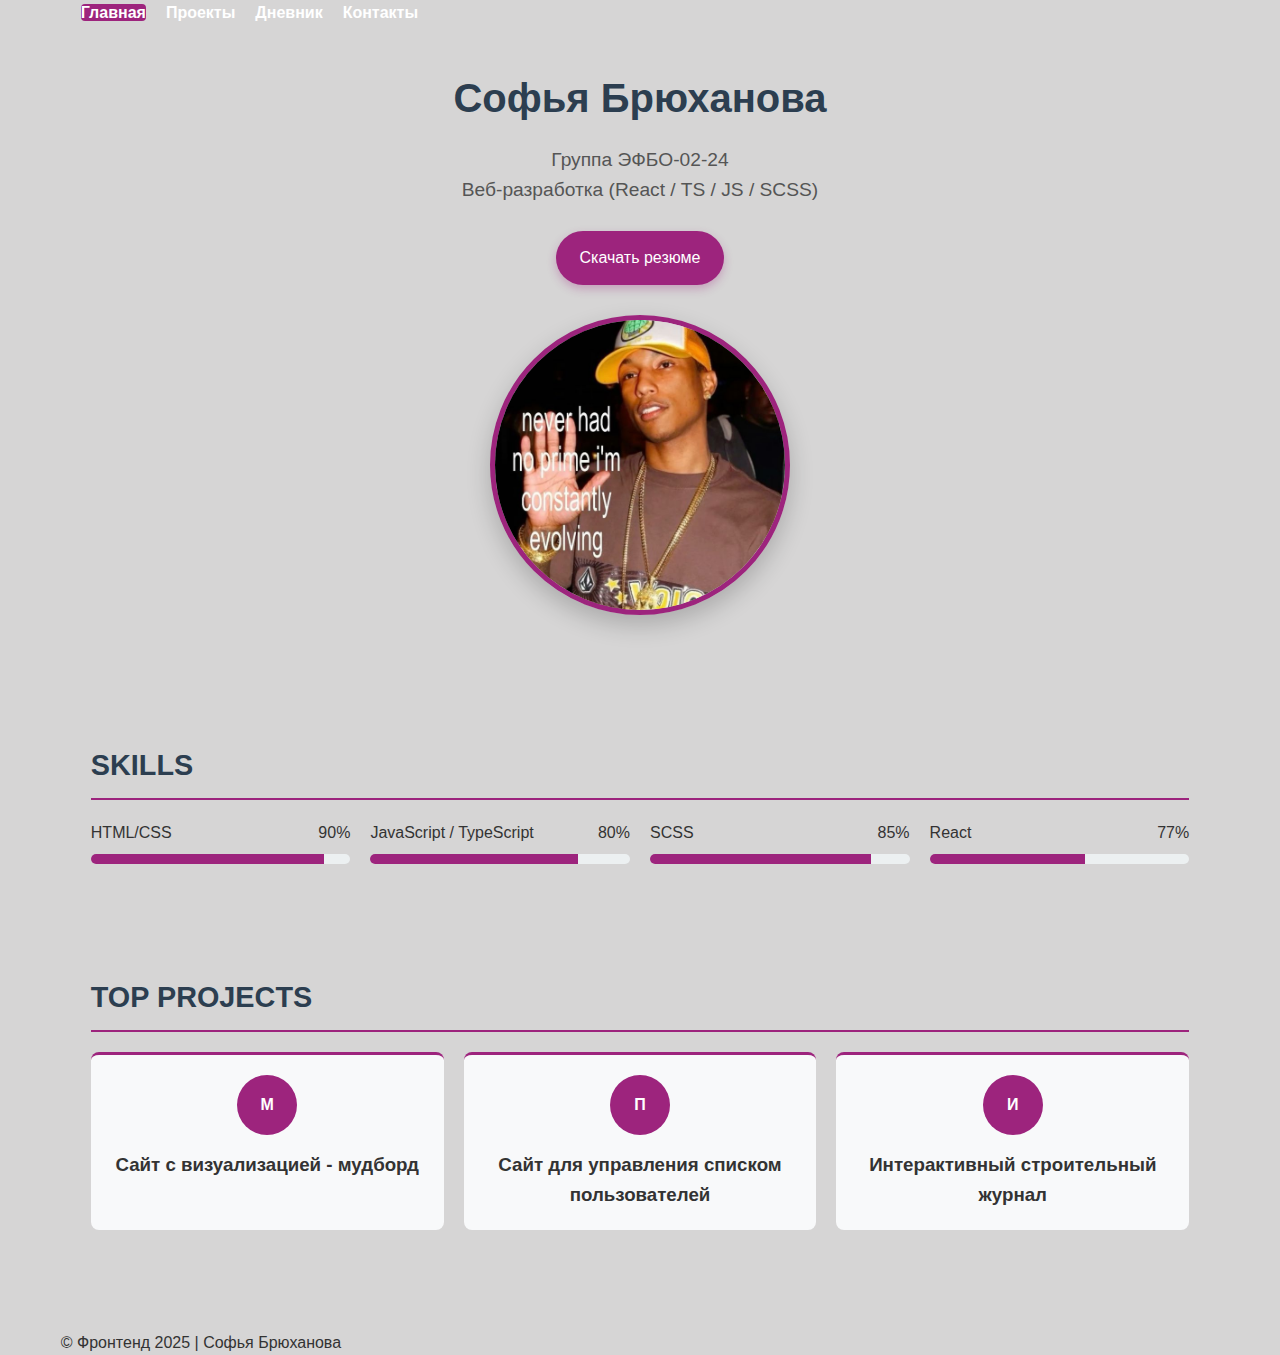
<file: index.html>
<!DOCTYPE html>
<html lang="ru">
<head>
    <meta charset="UTF-8">
    <meta name="viewport" content="width=device-width, initial-scale=1.0">
    <title>Главная - Софья Брюханова</title>
    <link rel="stylesheet" href="./styles/style.css">
</head>
<body>
    <header class="modern-header">
        <div class="container">
            <div class="header-content">
                <nav>
                    <ul>
                        <li><a href="index.html" class="nav-link active">Главная</a></li>
                        <li><a href="./pages/projects.html" class="nav-link">Проекты</a></li>
                        <li><a href="./pages/diary.html" class="nav-link">Дневник</a></li>
                        <li><a href="./pages/contacts.html" class="nav-link">Контакты</a></li>
                    </ul>
                </nav>
            </div>
        </div>
    </header>

    <div class="main-content">
        <div class="container">
            <section class="hero">
                <div class="hero-text">
                    <h1>Софья Брюханова</h1>
                    <p>Группа ЭФБО-02-24<br>Веб-разработка (React / TS / JS / SCSS)</p>
                    <a href="../assets/resume.pdf" class="btn" download>Скачать резюме</a>
                </div>
                <div class="hero-image">
                    <img src="./images/goods1.jpeg" class="profile-img">
                </div>
            </section>

            <div class="skills-projects-container">
                <section class="skills-section">
                    <h2 class="section-title">SKILLS</h2>
                    <div class="skills-container">
                        <div class="skill-item">
                            <div class="skill-name">
                                <span>HTML/CSS</span>
                                <span>90%</span>
                            </div>
                            <div class="skill-bar">
                                <div class="skill-level" style="width: 90%;"></div>
                            </div>
                        </div>
                        <div class="skill-item">
                            <div class="skill-name">
                                <span>JavaScript / TypeScript</span>
                                <span>80%</span>
                            </div>
                            <div class="skill-bar">
                                <div class="skill-level" style="width: 80%;"></div>
                            </div>
                        </div>
                        <div class="skill-item">
                            <div class="skill-name">
                                <span>SCSS</span>
                                <span>85%</span>
                            </div>
                            <div class="skill-bar">
                                <div class="skill-level" style="width: 85%;"></div>
                            </div>
                        </div>
                        <div class="skill-item">
                            <div class="skill-name">
                                <span>React</span>
                                <span>77%</span>
                            </div>
                            <div class="skill-bar">
                                <div class="skill-level" style="width: 60%;"></div>
                            </div>
                        </div>
                    </div>
                </section>

                <section class="projects-section">
                    <h2 class="section-title">TOP PROJECTS</h2>
                    <div class="projects-grid">
                        <div class="project-card">
                            <div class="project-icon">M</div>
                            <h3>Сайт с визуализацией - мудборд</h3>
                        </div>
                        <div class="project-card">
                            <div class="project-icon">П</div>
                            <h3>Сайт для управления списком пользователей</h3>
                        </div>
                        <div class="project-card">
                            <div class="project-icon">И</div>
                            <h3>Интерактивный строительный журнал</h3>
                        </div>
                    </div>
                </section>
            </div>
        </div>
    </div>

    <footer>
        <div class="container">
            <p>© Фронтенд 2025 | Софья Брюханова</p>
        </div>
    </footer>

    <script src="../scripts/script.js"></script>
</body>
</html>
</file>
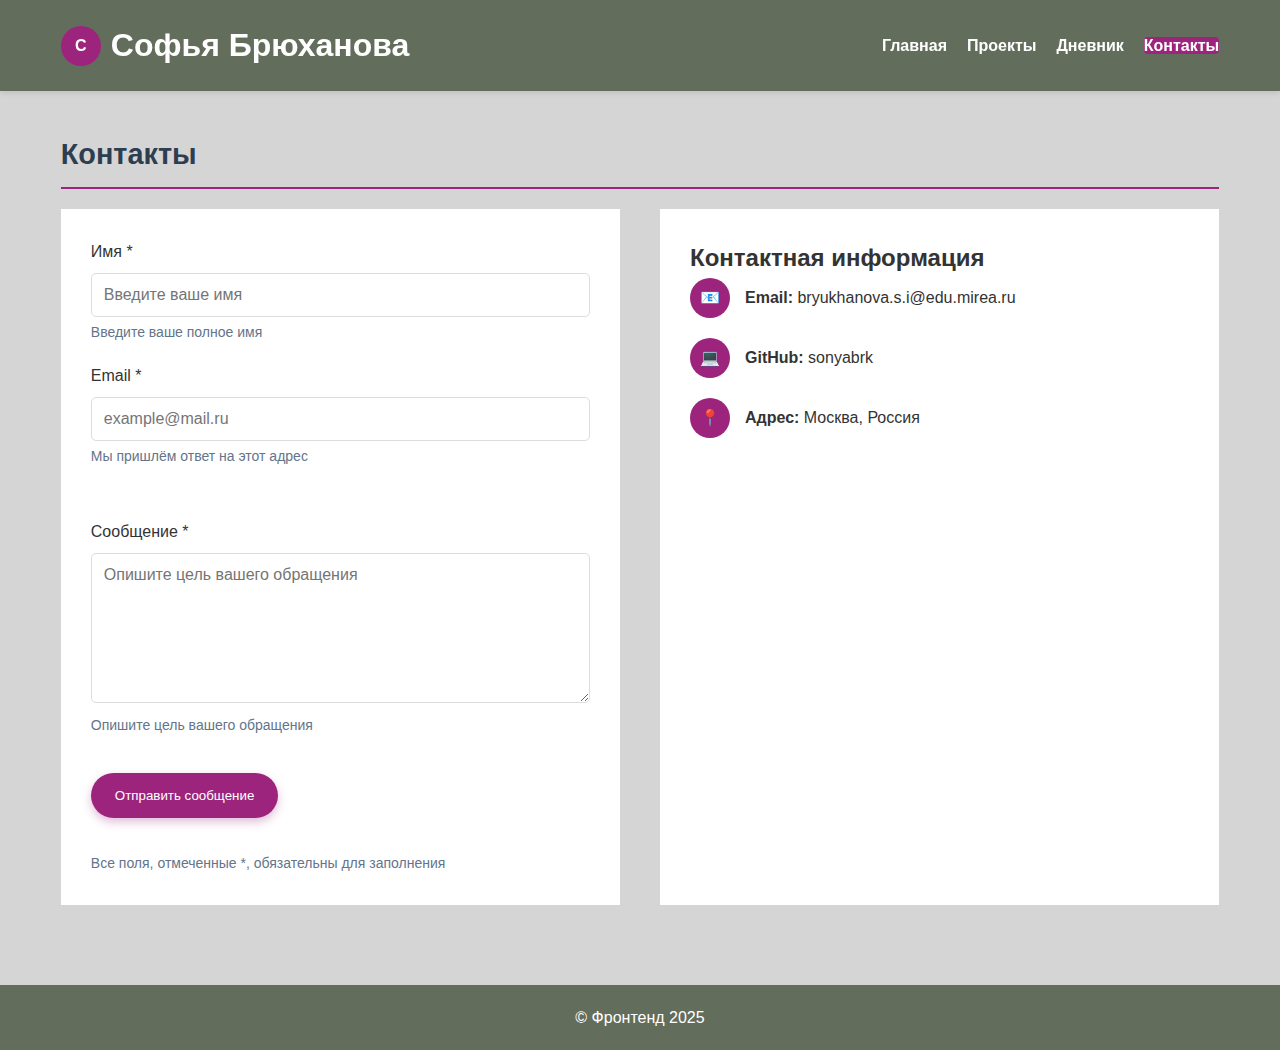
<file: pages/contacts.html>
<!DOCTYPE html>
<html lang="ru">
<head>
    <meta charset="UTF-8">
    <meta name="viewport" content="width=device-width, initial-scale=1, viewport-fit=cover">
    <title>Контакты - Софья Брюханова</title>
    <link rel="stylesheet" href="../styles/style.css">
</head>
<body>
    <a class="skip-link" href="#main">Перейти к основному содержимому</a>
    
    <header class="nav" role="banner">
        <div class="container">
            <div class="header-content">
                <div class="logo">
                    <div class="logo-icon" aria-hidden="true">С</div>
                    <h1>Софья Брюханова</h1>
                </div>
                <nav aria-label="Основная навигация">
                    <ul role="menubar">
                        <li role="none">
                            <a href="../index.html" class="nav-link" role="menuitem">Главная</a>
                        </li>
                        <li role="none">
                            <a href="projects.html" class="nav-link" role="menuitem">Проекты</a>
                        </li>
                        <li role="none">
                            <a href="diary.html" class="nav-link" role="menuitem">Дневник</a>
                        </li>
                        <li role="none">
                            <a href="contacts.html" class="nav-link active" role="menuitem" aria-current="page">Контакты</a>
                        </li>
                    </ul>
                </nav>
            </div>
        </div>
    </header>

    <main id="main" class="main-content" role="main">
        <div class="container">
            <h1 class="section-title">Контакты</h1>
            
            <div class="contact-container">
                <section class="contact-form" aria-labelledby="contact-form-title">
                    <h2 id="contact-form-title" class="visually-hidden">Форма обратной связи</h2>
                    
                    <form id="contactForm" novalidate aria-labelledby="contact-form-title" role="form">
                        <fieldset>
                            <legend class="visually-hidden">Персональная информация</legend>
                            
                            <div class="form-group">
                                <label for="name">
                                    Имя 
                                    <span class="required-indicator" aria-hidden="true">*</span>
                                    <span class="visually-hidden">обязательное поле</span>
                                </label>
                                <input type="text" 
                                       id="name" 
                                       name="name" 
                                       class="form-control" 
                                       required
                                       aria-required="true"
                                       aria-invalid="false"
                                       aria-describedby="name-hint"
                                       placeholder="Введите ваше имя"
                                       autocomplete="name">
                                <small id="name-hint" class="form-hint">Введите ваше полное имя</small>
                                <span id="name-error" class="error-message" role="alert" aria-live="assertive"></span>
                            </div>
                            
                            <div class="form-group">
                                <label for="email">
                                    Email 
                                    <span class="required-indicator" aria-hidden="true">*</span>
                                    <span class="visually-hidden">обязательное поле</span>
                                </label>
                                <input type="email" 
                                       id="email" 
                                       name="email" 
                                       class="form-control" 
                                       required
                                       aria-required="true"
                                       aria-invalid="false"
                                       aria-describedby="email-hint"
                                       placeholder="example@mail.ru"
                                       autocomplete="email">
                                <small id="email-hint" class="form-hint">Мы пришлём ответ на этот адрес</small>
                                <span id="email-error" class="error-message" role="alert" aria-live="assertive"></span>
                            </div>
                        </fieldset>

                        <fieldset>
                            <legend class="visually-hidden">Сообщение</legend>
                            
                            <div class="form-group">
                                <label for="message">
                                    Сообщение 
                                    <span class="required-indicator" aria-hidden="true">*</span>
                                    <span class="visually-hidden">обязательное поле</span>
                                </label>
                                <textarea id="message" 
                                          name="message" 
                                          class="form-control" 
                                          required
                                          aria-required="true"
                                          aria-invalid="false"
                                          aria-describedby="message-hint"
                                          placeholder="Опишите цель вашего обращения"
                                          rows="6"></textarea>
                                <small id="message-hint" class="form-hint">Опишите цель вашего обращения</small>
                                <span id="message-error" class="error-message" role="alert" aria-live="assertive"></span>
                            </div>
                        </fieldset>
                        
                        <div class="form-actions">
                            <button type="submit" class="btn" aria-describedby="submit-hint">
                                Отправить сообщение
                            </button>
                            <small id="submit-hint" class="form-hint">
                                Все поля, отмеченные *, обязательны для заполнения
                            </small>
                        </div>
                    </form>
                </section>
                
                <section class="contact-info" aria-labelledby="contact-info-title">
                    <h2 id="contact-info-title">Контактная информация</h2>
                    
                    <div class="contact-item">
                        <div class="contact-icon" aria-hidden="true">📧</div>
                        <div>
                            <strong>Email:</strong>
                            <a href="mailto:bryukhanova.s.i@edu.mirea.ru" class="contact-link">
                                bryukhanova.s.i@edu.mirea.ru
                            </a>
                        </div>
                    </div>
                    
                    <div class="contact-item">
                        <div class="contact-icon" aria-hidden="true">💻</div>
                        <div>
                            <strong>GitHub:</strong>
                            <a href="https://github.com/sonyabrk" class="contact-link" target="_blank" rel="noopener noreferrer">
                                sonyabrk
                            </a>
                        </div>
                    </div>
                    
                    <div class="contact-item">
                        <div class="contact-icon" aria-hidden="true">📍</div>
                        <div>
                            <strong>Адрес:</strong>
                            <span>Москва, Россия</span>
                        </div>
                    </div>
                </section>
            </div>

            <div id="form-status" 
                 aria-live="polite" 
                 aria-atomic="true" 
                 class="visually-hidden"
                 role="status">
            </div>
        </div>
    </main>

    <footer class="footer" role="contentinfo">
        <div class="container">
            <p>© Фронтенд 2025</p>
        </div>
    </footer>

    <script src="../scripts/script.js"></script>
</body>
</html>
</file>
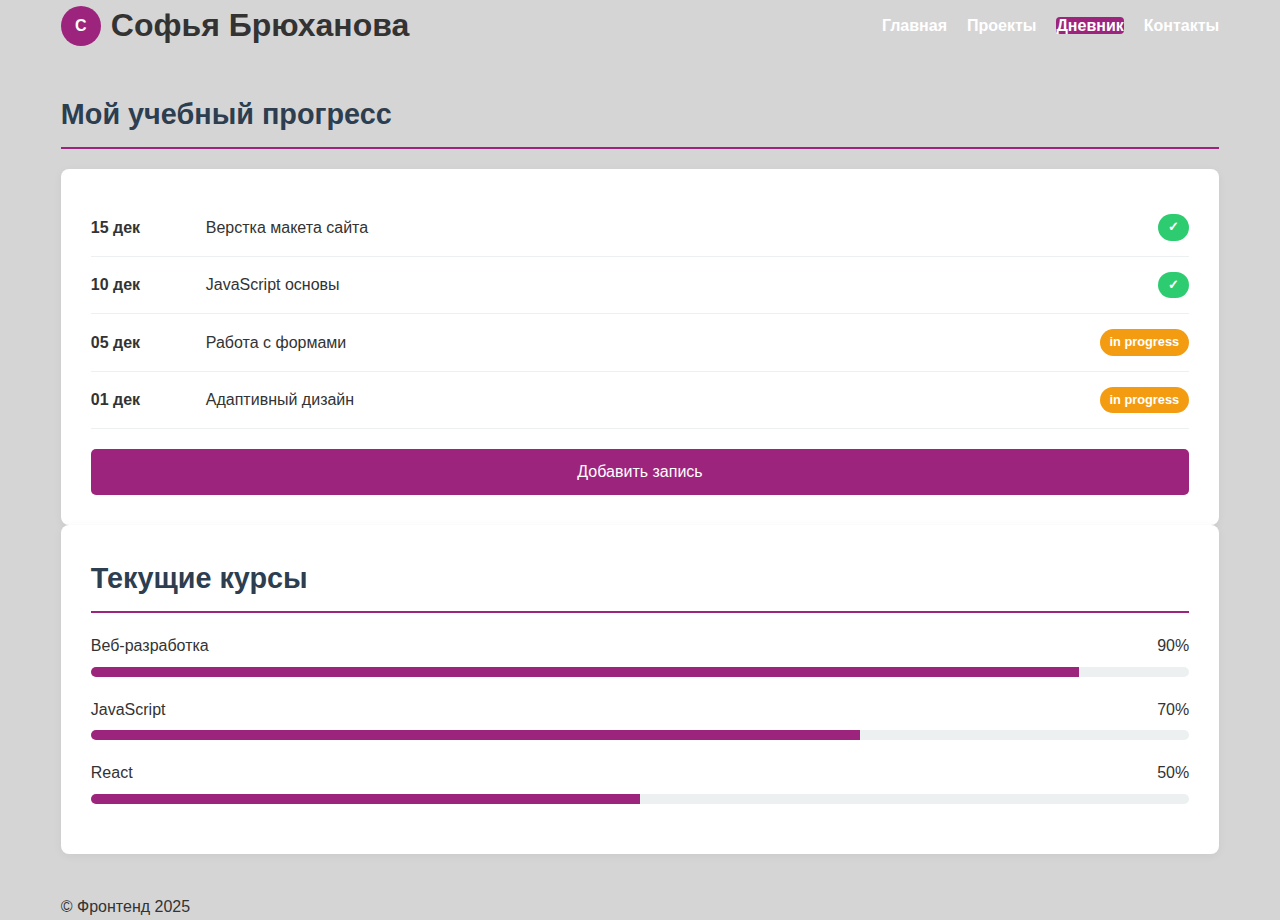
<file: pages/diary.html>
<!DOCTYPE html>
<html lang="ru">
<head>
    <meta charset="UTF-8">
    <meta name="viewport" content="width=device-width, initial-scale=1.0">
    <title>Дневник - Личный сайт студента</title>
    <link rel="stylesheet" href="../styles/style.css">
</head>
<body>
    <header>
        <div class="container">
            <div class="header-content">
                <div class="logo">
                    <div class="logo-icon">С</div>
                    <h1>Софья Брюханова</h1>
                </div>
                <nav>
                    <ul>
                        <li><a href="../index.html" class="nav-link">Главная</a></li>
                        <li><a href="projects.html" class="nav-link">Проекты</a></li>
                        <li><a href="diary.html" class="nav-link active">Дневник</a></li>
                        <li><a href="contacts.html" class="nav-link">Контакты</a></li>
                    </ul>
                </nav>
            </div>
        </div>
    </header>

    <div class="main-content">
        <div class="container">
            <h2 class="section-title">Мой учебный прогресс</h2>
            
            <div class="diary-container">
                <div class="diary-entries">
                    <div class="diary-item">
                        <div class="diary-date">15 дек</div>
                        <div class="diary-task">Верстка макета сайта</div>
                        <div class="status status-completed">✓</div>
                    </div>
                    <div class="diary-item">
                        <div class="diary-date">10 дек</div>
                        <div class="diary-task">JavaScript основы</div>
                        <div class="status status-completed">✓</div>
                    </div>
                    <div class="diary-item">
                        <div class="diary-date">05 дек</div>
                        <div class="diary-task">Работа с формами</div>
                        <div class="status status-inprogress">in progress</div>
                    </div>
                    <div class="diary-item">
                        <div class="diary-date">01 дек</div>
                        <div class="diary-task">Адаптивный дизайн</div>
                        <div class="status status-inprogress">in progress</div>
                    </div>
                    
                    <button class="add-entry-btn">Добавить запись</button>
                </div>
                
                <div class="courses-section">
                    <h3 class="section-title">Текущие курсы</h3>
                    
                    <div class="course-item">
                        <div class="course-name">
                            <span>Веб-разработка</span>
                            <span>90%</span>
                        </div>
                        <div class="course-bar">
                            <div class="course-progress" style="width: 90%;"></div>
                        </div>
                    </div>
                    
                    <div class="course-item">
                        <div class="course-name">
                            <span>JavaScript</span>
                            <span>70%</span>
                        </div>
                        <div class="course-bar">
                            <div class="course-progress" style="width: 70%;"></div>
                        </div>
                    </div>
                    
                    <div class="course-item">
                        <div class="course-name">
                            <span>React</span>
                            <span>50%</span>
                        </div>
                        <div class="course-bar">
                            <div class="course-progress" style="width: 50%;"></div>
                        </div>
                    </div>
                </div>
            </div>
        </div>
    </div>

    <footer>
        <div class="container">
            <p>© Фронтенд 2025</p>
        </div>
    </footer>

    <script src="../scripts/script.js"></script>
</body>
</html>
</file>
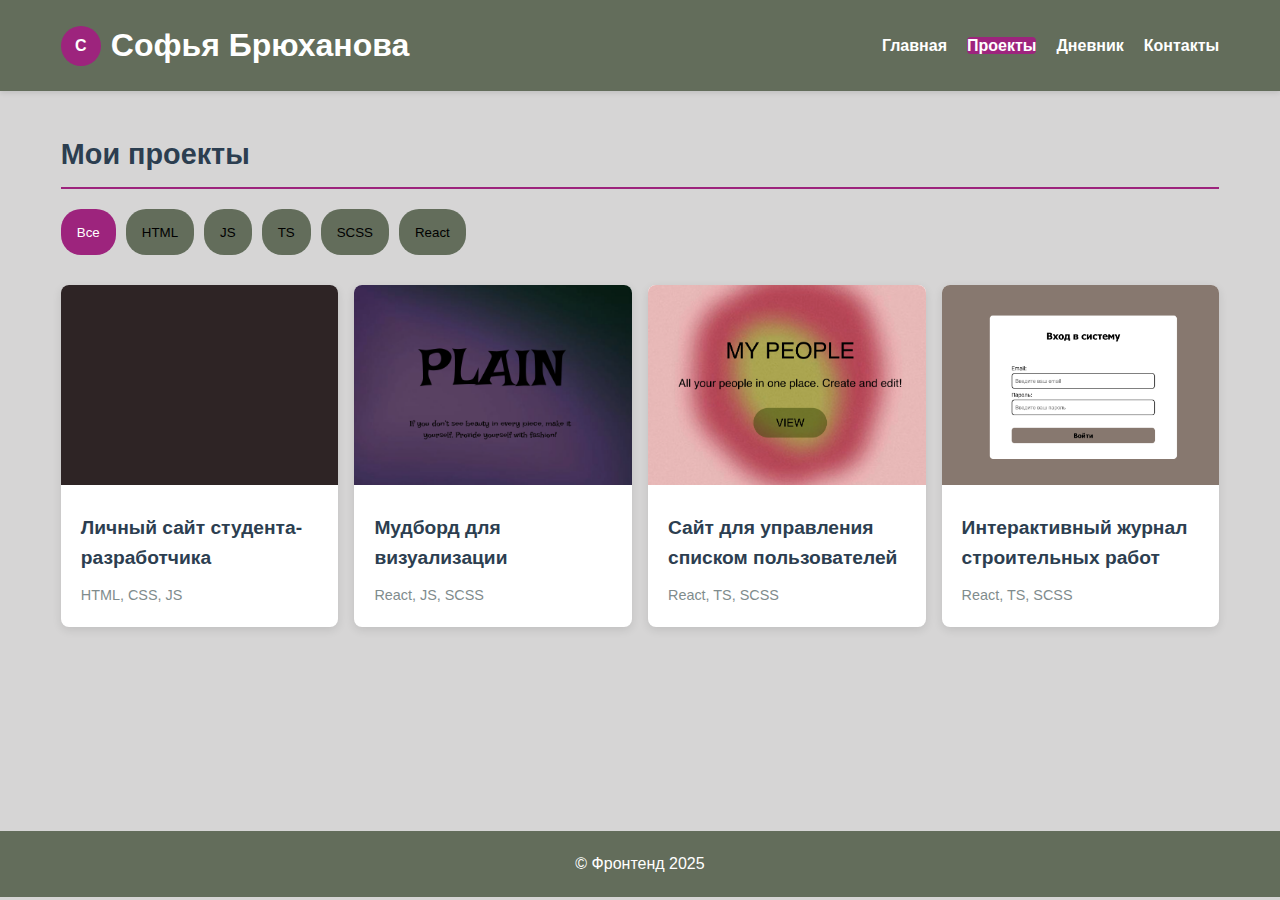
<file: pages/projects.html>
<!DOCTYPE html>
<html lang="ru">
<head>
    <meta charset="UTF-8">
    <meta name="viewport" content="width=device-width, initial-scale=1, viewport-fit=cover">
    <title>Проекты - Личный сайт студента</title>
    <link rel="stylesheet" href="../styles/style.css">
</head>
<body>
    <a class="skip-link" href="#main">Перейти к основному содержимому</a>
    
    <header class="nav">
        <div class="container">
            <div class="header-content">
                <div class="logo">
                    <div class="logo-icon">С</div>
                    <h1>Софья Брюханова</h1>
                </div>
                <nav aria-label="Основная навигация">
                    <ul>
                        <li><a href="../index.html" class="nav-link">Главная</a></li>
                        <li><a href="projects.html" class="nav-link active">Проекты</a></li>
                        <li><a href="diary.html" class="nav-link">Дневник</a></li>
                        <li><a href="contacts.html" class="nav-link">Контакты</a></li>
                    </ul>
                </nav>
            </div>
        </div>
    </header>

    <main id="main" class="main-content">
        <div class="container">
            <h1 class="section-title">Мои проекты</h1>
            
            <div class="filters">
                <button class="filter-btn active">Все</button>
                <button class="filter-btn">HTML</button>
                <button class="filter-btn">JS</button>
                <button class="filter-btn">TS</button>
                <button class="filter-btn">SCSS</button>
                <button class="filter-btn">React</button>
            </div>

            <div class="projects-area">
                <div class="projects-container">
                    <div class="project-item" data-tech="html css javascript">
                        <div class="project-img-container">
                            <img src="../images/11.jpeg" 
                                 class="project-img"
                                 width="300" height="200"
                                 alt="Личный сайт студента-разработчика"
                                 loading="lazy">
                        </div>
                        <div class="project-info">
                            <h2 class="project-title">Личный сайт студента-разработчика</h2>
                            <p class="project-tech">HTML, CSS, JS</p>
                        </div>
                    </div>
                    
                    <div class="project-item" data-tech="react javascript scss">
                        <div class="project-img-container">
                            <img src="../images/2.png" 
                                 class="project-img"
                                 width="300" height="200"
                                 alt="Мудборд для визуализации"
                                 loading="lazy">
                        </div>
                        <div class="project-info">
                            <h2 class="project-title">Мудборд для визуализации</h2>
                            <p class="project-tech">React, JS, SCSS</p>
                        </div>
                    </div>
                    
                    <div class="project-item" data-tech="react typescript scss">
                        <div class="project-img-container">
                            <img src="../images/1.png" 
                                 class="project-img"
                                 width="300" height="200"
                                 alt="Сайт для управления списком пользователей"
                                 loading="lazy">
                        </div>
                        <div class="project-info">
                            <h2 class="project-title">Сайт для управления списком пользователей</h2>
                            <p class="project-tech">React, TS, SCSS</p>
                        </div>
                    </div>
                    
                    <div class="project-item" data-tech="react typescript scss">
                        <div class="project-img-container">
                            <img src="../images/3.png" 
                                 class="project-img"
                                 width="300" height="200"
                                 alt="Интерактивный журнал строительных работ"
                                 loading="lazy">
                        </div>
                        <div class="project-info">
                            <h2 class="project-title">Интерактивный журнал строительных работ</h2>
                            <p class="project-tech">React, TS, SCSS</p>
                        </div>
                    </div>
                </div>
            </div>
        </div>
    </main>

    <footer class="footer">
        <div class="container">
            <p>© Фронтенд 2025</p>
        </div>
    </footer>

    <script src="../scripts/script.js"></script>
</body>
</html>
</file>
<file: styles/style.css>
:root { 
    color-scheme: light dark; 
    --space-md: 1rem;
    --space-lg: 1.5rem;
    --space-2xl: 3rem;
}

* {
    margin: 0;
    padding: 0;
    box-sizing: border-box;
    font-family: 'Segoe UI', Tahoma, Geneva, Verdana, sans-serif;
}

html, body { 
    height: 100%; 
}

body {
    background-color: #d6d5d5;
    color: #333;
    line-height: 1.6;
    margin: 0;
    font: 16px/1.6 system-ui, -apple-system, "Segoe UI", Roboto, Arial, sans-serif;
}

.page {
    min-height: 100vh;
    min-height: 100svh;
    min-height: 100dvh;
    display: flex;
    flex-direction: column;
}

main { 
    flex: 1; 
}

/* Skip link */
.skip-link{
    position: absolute;
    left: 1rem;
    top: -100%;
    z-index: 10000;
    padding: .5rem .75rem;
    background: #111;
    color: #fff;
    border-radius: .5rem;
    text-decoration: none;
}

.skip-link:focus,
.skip-link:focus-visible { 
    top: 1rem; 
}

:focus-visible { 
    outline: 3px solid #9d247d; 
    outline-offset: 2px; 
}

a, button, input, textarea { 
    outline-offset: 2px; 
}

.container {
    max-width: 1200px;
    margin: 0 auto;
    padding-inline: clamp(.75rem, .5rem + 1vw, 2rem);
}

/* Sticky header */
header.nav {
    position: sticky;
    top: 0;
    background-color: #54604ce2;
    color: white;
    padding-block-start: calc(20px + env(safe-area-inset-top));
    padding-block-end: 20px;
    padding-inline-start: calc(20px + env(safe-area-inset-left));
    padding-inline-end: calc(20px + env(safe-area-inset-right));
    z-index: 100;
    isolation: isolate;
    box-shadow: 0 2px 5px rgba(0,0,0,0.1);
}

.header-content {
    display: flex;
    justify-content: space-between;
    align-items: center;
}

.logo {
    display: flex;
    align-items: center;
}

.logo-icon {
    width: 40px;
    height: 40px;
    background-color: #9d247d;
    border-radius: 50%;
    margin-right: 10px;
    display: flex;
    align-items: center;
    justify-content: center;
    color: white;
    font-weight: bold;
}

nav ul {
    display: flex;
    list-style: none;
}

nav ul li {
    margin-left: 20px;
}

nav ul li a {
    color: white;
    text-decoration: none;
    font-weight: 700;
    transition: color 0.3s;
}

nav ul li a:hover, 
nav ul li a.active {
    color: #85004b;
}

.main-content {
    padding: 40px 0;
    min-height: calc(100vh - 200px);
}

/* Footer with safe areas */
footer.footer {
    background-color: #54604ce2;
    color: white;
    text-align: center;
    padding: 20px 0;
    margin-top: 40px;
    padding-bottom: calc(20px + env(safe-area-inset-bottom));
}

/* Обновленные стили для главной страницы */
.hero {
    display: flex;
    flex-direction: column;
    align-items: center;
    justify-content: center;
    margin-bottom: 60px;
    text-align: center;
}

.hero-image {
    margin-bottom: 30px;
}

.profile-img {
    width: 300px;
    height: 300px;
    border-radius: 50%;
    object-fit: cover;
    border: 5px solid #9d247d;
    box-shadow: 0 10px 25px rgba(0,0,0,0.2);
    aspect-ratio: 1/1;
}

.hero-text {
    max-width: 65ch;
}

.hero h1 {
    font-size: clamp(1.8rem, 1.5rem + 1.5vw, 2.5rem);
    margin-bottom: 15px;
    color: #2c3e50;
}

.hero p {
    font-size: clamp(1rem, 0.9rem + 0.5vw, 1.2rem);
    margin-bottom: 25px;
    color: #555;
}

.btn {
    display: inline-block;
    background-color: #9d247d;
    color: white;
    padding: max(.5rem, calc((44px - 1em)/2)) 1.5rem;
    border-radius: 30px;
    text-decoration: none;
    font-weight: 500;
    transition: all 0.3s;
    border: none;
    cursor: pointer;
    margin-bottom: 30px;
    box-shadow: 0 4px 10px rgba(157, 36, 125, 0.3);
    min-height: 44px;
}

.btn:hover {
    background-color: #85004b;
    transform: translateY(-2px);
    box-shadow: 0 6px 15px rgba(157, 36, 125, 0.4);
}

.skills-section, .projects-section {
    padding: 30px;
    margin-bottom: 30px;
}

.section-title {
    font-size: clamp(1.5rem, 1.3rem + 1vw, 1.8rem);
    margin-bottom: 20px;
    color: #2c3e50;
    border-bottom: 2px solid #9d247d;
    padding-bottom: 10px;
}

.skills-container {
    display: grid;
    grid-template-columns: repeat(auto-fit, minmax(250px, 1fr));
    gap: 20px;
}

.skill-item {
    margin-bottom: 20px;
}

.skill-name {
    display: flex;
    justify-content: space-between;
    margin-bottom: 8px;
}

.skill-bar {
    height: 10px;
    background-color: #ecf0f1;
    border-radius: 5px;
    overflow: hidden;
}

.skill-level {
    height: 100%;
    background-color: #9d247d;
}

.projects-grid {
    display: grid;
    grid-template-columns: repeat(auto-fit, minmax(200px, 1fr));
    gap: 20px;
}

.project-card {
    background-color: #f8f9fa;
    border-radius: 8px;
    padding: 20px;
    text-align: center;
    transition: transform 0.3s;
    cursor: pointer;
    border-top: 3px solid #9d247d;
    min-width: 0;
}

.project-card:hover {
    transform: translateY(-5px);
    box-shadow: 0 5px 15px rgba(0,0,0,0.1);
}

.project-icon {
    width: 60px;
    height: 60px;
    background-color: #9d247d;
    border-radius: 50%;
    margin: 0 auto 15px;
    display: flex;
    align-items: center;
    justify-content: center;
    color: white;
    font-weight: bold;
}

.filters {
    display: flex;
    margin-bottom: 30px;
    flex-wrap: wrap;
    gap: 10px;
}

.filter-btn {
    background-color: #54604ce2;
    border: none;
    padding: max(.5rem, calc((44px - 1em)/2)) 1rem;
    border-radius: 20px;
    cursor: pointer;
    transition: background-color 0.3s;
    min-height: 44px;
}

.filter-btn.active, .filter-btn:hover {
    background-color: #9d247d;
    color: white;
}

.filter-btn:focus {
    outline: 3px solid #9d247d;
    outline-offset: 2px;
    background-color: #9d247d;
    color: white;
}

/* Состояние активной кнопки фильтра */
.filter-btn[aria-pressed="true"] {
    background-color: #9d247d;
    color: white;
}


.projects-area {
    container-type: inline-size;
    container-name: projects;
}

.projects-container {
    display: grid;
    grid-template-columns: 1fr;
    gap: 25px;
}

@container projects (min-width: 640px) {
    .projects-container { 
        grid-template-columns: repeat(2, 1fr); 
    }
}

@container projects (min-width: 960px) {
    .projects-container { 
        grid-template-columns: repeat(3, 1fr); 
    }
}

.project-item {
    background-color: white;
    border-radius: 8px;
    overflow: hidden;
    box-shadow: 0 3px 10px rgba(0,0,0,0.1);
    transition: transform 0.3s, box-shadow 0.3s;
    min-width: 0;
    transition: all 0.3s ease;
}

.project-item:hover {
    transform: translateY(-5px);
    box-shadow: 0 5px 15px rgba(0,0,0,0.2);
}

.project-item:focus-within {
    outline: 3px solid #9d247d;
    outline-offset: 4px;
    transform: translateY(-2px);
    box-shadow: 0 8px 25px rgba(0,0,0,0.15);
}
.project-item.hidden {
    opacity: 0;
    transform: scale(0.8);
    height: 0;
    overflow: hidden;
    margin: 0;
    padding: 0;
    border: none;
}


.project-img-container {
    width: 100%;
    overflow: hidden;
}

.project-img {
    width: 100%;
    height: 180px;
    object-fit: cover;
    aspect-ratio: 16/9;
}

.project-info {
    padding: 20px;
}

.project-title {
    font-size: 1.2rem;
    margin-bottom: 10px;
    color: #2c3e50;
    overflow-wrap: anywhere;
}

.project-tech {
    color: #7f8c8d;
    font-size: 0.9rem;
    overflow-wrap: anywhere;
}

/* Стили для страницы дневника */
.diary-grid {
    display: grid;
    grid-template-columns: 1fr;
    gap: 30px;
}

@media (min-width: 768px) {
    .diary-grid {
        grid-template-columns: 2fr 1fr;
    }
}

.diary-entries, .courses-section {
    background-color: white;
    border-radius: 8px;
    padding: 30px;
    box-shadow: 0 2px 10px rgba(0,0,0,0.05);
}

.diary-items-grid {
    display: grid;
    gap: 15px;
}

.diary-item {
    display: flex;
    align-items: center;
    padding: 15px 0;
    border-bottom: 1px solid #ecf0f1;
    min-width: 0;
}

.diary-date {
    font-weight: bold;
    margin-right: 15px;
    min-width: 100px;
}

.diary-task {
    flex: 1;
    overflow-wrap: anywhere;
}

.status {
    display: inline-block;
    padding: 3px 10px;
    border-radius: 20px;
    font-size: 0.8rem;
    font-weight: bold;
}

.status-completed {
    background-color: #2ecc71;
    color: white;
}

.status-inprogress {
    background-color: #f39c12;
    color: white;
}

.course-item {
    margin-bottom: 20px;
}

.course-name {
    display: flex;
    justify-content: space-between;
    margin-bottom: 8px;
}

.course-bar {
    height: 10px;
    background-color: #ecf0f1;
    border-radius: 5px;
    overflow: hidden;
}

.course-progress {
    height: 100%;
    background-color: #9d247d;
}

.add-entry-btn {
    display: block;
    width: 100%;
    padding: max(.5rem, calc((44px - 1em)/2));
    background-color: #9d247d;
    color: white;
    border: none;
    border-radius: 5px;
    font-size: 1rem;
    cursor: pointer;
    margin-top: 20px;
    transition: background-color 0.3s;
    min-height: 44px;
}

.add-entry-btn:hover {
    background-color: #85004b;
}

/* Стили для страницы контактов */
.contact-container {
    display: grid;
    grid-template-columns: 1fr;
    gap: 40px;
}

@media (min-width: 768px) {
    .contact-container {
        grid-template-columns: 1fr 1fr;
    }
}

.contact-form, .contact-info {
    background-color: white;
    
    padding: 30px;
    
}

.form-group {
    margin-bottom: 20px;
}

.form-group label {
    display: block;
    margin-bottom: 8px;
    font-weight: 500;
}

.form-control {
    width: 100%;
    padding: 12px;
    border: 1px solid #ddd;
    border-radius: 5px;
    font-size: 1rem;
}

textarea.form-control {
    min-height: 150px;
    resize: vertical;
}

.form-hint {
    display: block;
    margin-top: .25rem;
    font-size: .875rem;
    color: #64748b;
}

.error-message {
    display: block;
    margin-top: 0.25rem;
    font-size: 0.875rem;
    color: var(--error-color);
    font-weight: 500;
}

.contact-item {
    display: flex;
    align-items: center;
    margin-bottom: 20px;
}
.contact-form fieldset {
    border: none;
    margin: 0;
    padding: 0;
    min-inline-size: auto;
}

.contact-form fieldset:first-of-type {
    margin-bottom: 2rem;
}

.contact-form fieldset:last-of-type {
    margin-bottom: 1rem;
}

.contact-icon {
    width: 40px;
    height: 40px;
    background-color: #9d247d;
    border-radius: 50%;
    display: flex;
    align-items: center;
    justify-content: center;
    margin-right: 15px;
    color: white;
}
.nav-link:focus {
    outline: 3px solid #9d247d;
    outline-offset: 2px;
    background-color: rgba(157, 36, 125, 0.1);
}

.nav-link[aria-current="page"] {
    background-color: #9d247d;
    color: white;
    border-radius: 4px;
}

/* Стили для скрытых элементов доступности */
.visually-hidden {
    position: absolute !important;
    width: 1px;
    height: 1px;
    padding: 0;
    margin: -1px;
    overflow: hidden;
    clip: rect(0, 0, 0, 0);
    white-space: nowrap;
    border: 0;
}

/* Адаптивные изображения */
.responsive-image {
    width: 100%;
    height: auto;
    display: block;
}

/* Object-fit свойства */
.object-fit-cover { 
    object-fit: cover; 
}

.object-fit-contain { 
    object-fit: contain; 
}

.object-fit-fill { 
    object-fit: fill; 
}

/* Picture element */
picture {
    display: block;
}

/* Адаптивная галерея проектов */
.projects-container {
    display: grid;
    grid-template-columns: repeat(4, 1fr);
    gap: 1rem;
}

@media (max-width: 1024px) {
    .projects-container {
        grid-template-columns: repeat(3, 1fr);
    }
}

@media (max-width: 768px) {
    .projects-container {
        grid-template-columns: repeat(2, 1fr);
    }
}

@media (max-width: 480px) {
    .projects-container {
        grid-template-columns: 1fr;
    }
}

/* Адаптивное изображение профиля */
.profile-img {
    width: 100%;
    max-width: 300px;
    height: auto;
    aspect-ratio: 1/1;
    border-radius: 50%;
    object-fit: cover;
    border: 5px solid #9d247d;
    box-shadow: 0 10px 25px rgba(0,0,0,0.2);
}

/* Адаптивные изображения проектов */
.project-img {
    width: 100%;
    height: 200px;
    object-fit: cover;
    aspect-ratio: 16/9;
    transition: transform 0.3s ease;
    background-color: #f5f5f5;
    transition: transform 0.3s ease;
}

.project-img:hover {
    transform: scale(1.05);
    
}
.contact-link {
    color: var(--primary-color);
    text-decoration: none;
    transition: color 0.3s ease;
}

.contact-link:hover,
.contact-link:focus {
    color: var(--primary-hover);
    text-decoration: underline;
    outline: none;
}

/* Оптимизация загрузки изображений */
img[loading="lazy"] {
    opacity: 0;
    transition: opacity 0.3s ease;
}

img[loading="lazy"].loaded {
    opacity: 1;
}
.project-item {
    transition: all 0.3s ease;
    opacity: 1;
    transform: scale(1);
}

.project-item.hidden {
    opacity: 0;
    transform: scale(0.8);
    display: none;
}
/* Поддержка темной темы для изображений */
@media (prefers-color-scheme: dark) {
    .project-img {
        filter: brightness(0.9);
    }
}

@media print {
    .project-img {
        max-width: 100%;
        height: auto;
        page-break-inside: avoid;
    }
    
    picture source {
        display: none;
    }

    .filters {
        display: none;
    }
    
    .project-item {
        break-inside: avoid;
        border: 1px solid #000;
    }
    .contact-form {
        break-inside: avoid;
    }
    
    .btn {
        display: none;
    }
    
    .contact-link::after {
        content: " (" attr(href) ")";
        font-size: 0.9em;
        color: #666;
    }
}

/* Reduced motion */
@media (prefers-reduced-motion: reduce) {
    * {
        animation: none !important;
        transition: none !important;
    }
    
    .project-item:hover,
    .project-card:hover,
    .btn:hover {
        transform: none;
    }
    .project-item,
    .project-img,
    .filter-btn {
        transition: none;
    }
    
    .project-img:hover {
        transform: none;
    }
}

/* Enhanced contrast */
@media (prefers-contrast: more) {
    .btn, .filter-btn, .add-entry-btn { 
        box-shadow: inset 0 0 0 2px #fff; 
        border: 2px solid #000;
    }
    
    .project-item {
        border: 1px solid #000;
    }
    
    .form-control {
        border: 2px solid currentColor;
    }
    
    .required-indicator {
        color: currentColor;
    }
}

/* Coarse pointer devices */
@media (pointer: coarse) {
    a, button, .nav-link { 
        min-height: 44px; 
        padding: .75rem 1rem; 
    }
}

/* Container queries support */
@supports (container-type: inline-size) {
    .projects-area {
        container-type: inline-size;
        container-name: projects;
    }
}

/* Fallback for browsers without container queries support */
@supports not (container-type: inline-size) {
    .projects-container {
        display: grid;
        grid-template-columns: repeat(auto-fit, minmax(280px, 1fr));
        gap: 25px;
    }
}

@media (prefers-contrast: high) {
    .filter-btn {
        border: 2px solid currentColor;
    }
    
    .project-item {
        border: 1px solid currentColor;
    }
}


/* Адаптивность */
@media (max-width: 768px) {
    .hero h1 {
        font-size: clamp(1.5rem, 1.2rem + 1vw, 2rem);
    }
    
    .hero p {
        font-size: clamp(0.9rem, 0.8rem + 0.5vw, 1rem);
    }
    
    .profile-img {
        width: 250px;
        height: 250px;
    }
    
    .diary-container, .contact-container {
        grid-template-columns: 1fr;
    }
    
    .header-content {
        flex-direction: column;
        text-align: center;
    }
    
    nav ul {
        margin-top: 15px;
        justify-content: center;
        flex-wrap: wrap;
    }
    
    nav ul li {
        margin: 5px 10px;
    }
    
    .filters {
        justify-content: center;
    }
    
    .form-actions .btn {
        width: 100%;
    }
}

.full-bleed {
    margin-inline: calc(50% - 50vw);
    padding-inline: calc(50vw - 50%);
}
.form-success {
    border-color: var(--success-color) !important;
    box-shadow: 0 0 0 3px rgba(46, 204, 113, 0.1) !important;
}

/* Улучшенные фокус-стили для всей страницы */
.contact-item:focus-within {
    outline: 2px solid var(--primary-color);
    outline-offset: 4px;
    border-radius: 4px;
}
</file>
